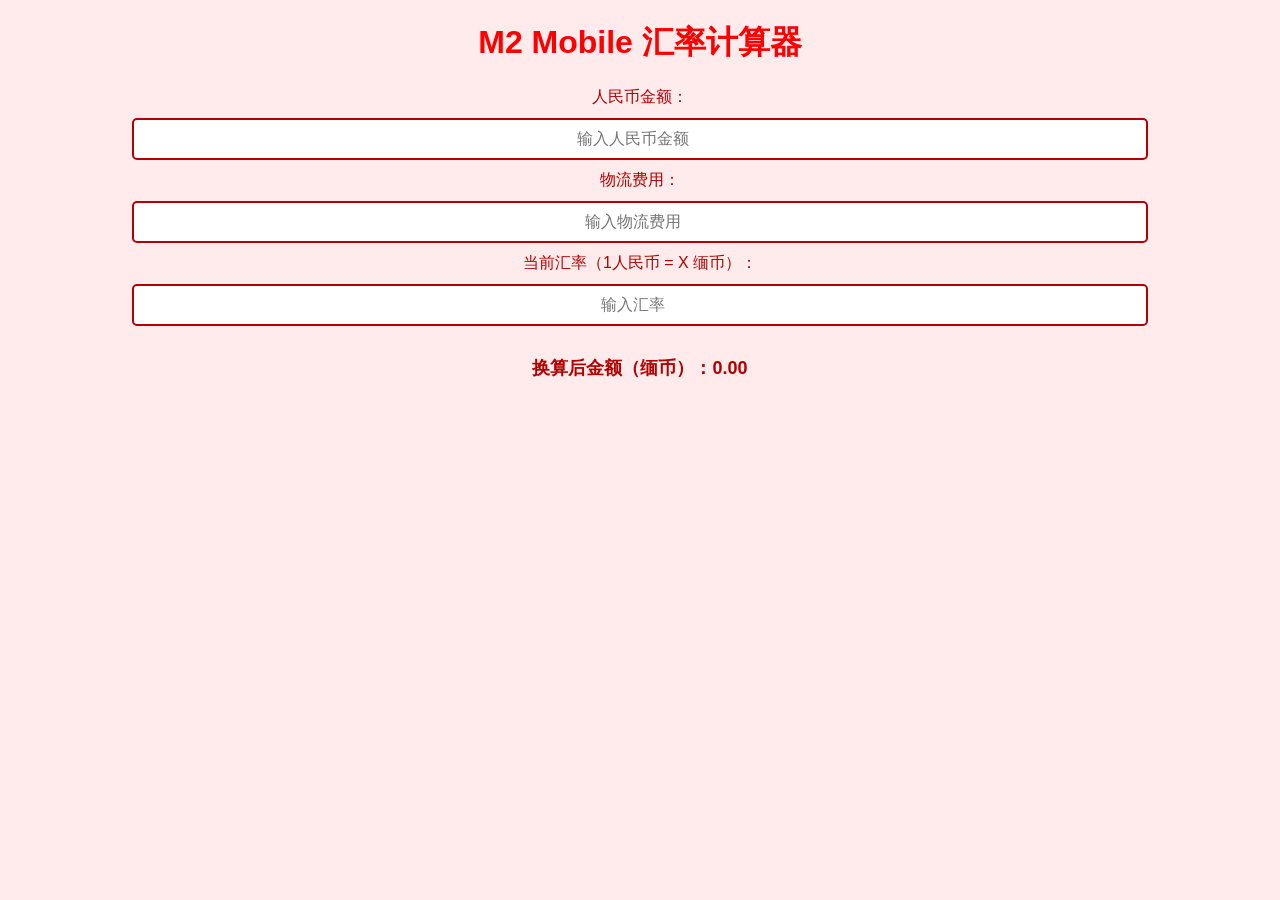
<file: index.html>
<!DOCTYPE html>
<html lang="zh">
<head>
    <meta charset="UTF-8">
    <meta name="viewport" content="width=device-width, initial-scale=1.0">
    <title>M2 Mobile 汇率计算器</title>
    <style>
        body {
            font-family: Arial, sans-serif;
            text-align: center;
            margin: 20px;
            background-color: #ffebeb;
            color: #b30000;
        }
        h1 {
            color: #ff0000;
        }
        input {
            margin: 10px;
            padding: 10px;
            font-size: 16px;
            border: 2px solid #b30000;
            border-radius: 5px;
            width: 80%;
            text-align: center;
        }
        .result {
            margin-top: 20px;
            font-size: 18px;
            font-weight: bold;
            color: #b30000;
        }
    </style>
</head>
<body>
    <h1>M2 Mobile 汇率计算器</h1>
    
    <label>人民币金额：</label><br>
    <input type="number" id="rmbAmount" placeholder="输入人民币金额" step="0.01" oninput="calculateExchange()"><br>
    
    <label>物流费用：</label><br>
    <input type="number" id="shippingCost" placeholder="输入物流费用" step="0.01" oninput="calculateExchange()"><br>
    
    <label>当前汇率（1人民币 = X 缅币）：</label><br>
    <input type="number" id="exchangeRate" placeholder="输入汇率" step="0.0001" oninput="calculateExchange()"><br>
    
    <div class="result" id="result">换算后金额（缅币）：0.00</div>

    <script>
        function calculateExchange() {
            let rmbAmount = parseFloat(document.getElementById("rmbAmount").value) || 0;
            let shippingCost = parseFloat(document.getElementById("shippingCost").value) || 0;
            let exchangeRate = parseFloat(document.getElementById("exchangeRate").value);

            if (isNaN(exchangeRate) || exchangeRate === 0) {
                document.getElementById("result").innerHTML = "换算后金额（缅币）：0.00";
                return;
            }

            let convertedAmount = ((rmbAmount + shippingCost) / exchangeRate).toFixed(2);

            document.getElementById("result").innerHTML = 
                `换算后金额（缅币）：${convertedAmount}`;
        }
    </script>
</body>
</html>
</file>
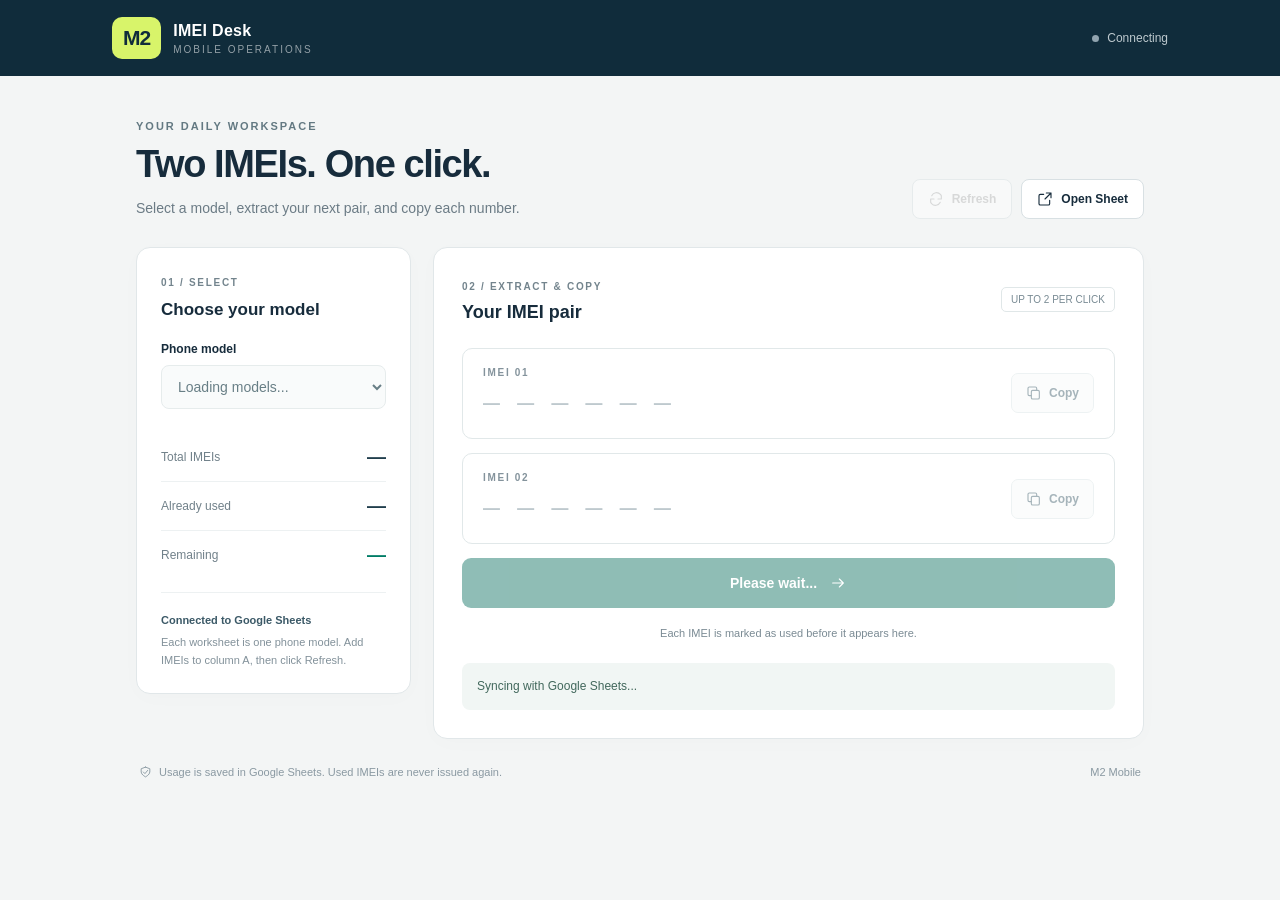
<file: imei/index.html>
<!doctype html>
<html lang="en" translate="no">
<head>
  <meta charset="utf-8">
  <meta name="viewport" content="width=device-width, initial-scale=1">
  <title>M2 IMEI Desk</title>
  <meta name="referrer" content="no-referrer">
  <meta name="robots" content="noindex,nofollow">
  <meta name="google" content="notranslate">
  <style>[hidden]{display:none!important}</style>
  <style>
    :root{font-family:Inter,Segoe UI,Arial,sans-serif;color:#172c3c;background:#f3f5f5;font-synthesis:none;color-scheme:light}
    *{box-sizing:border-box}body{margin:0}button,select,a{touch-action:manipulation}button,select{font:inherit}button,a{transition:background .15s,transform .15s}button{cursor:pointer}button:disabled{cursor:default;opacity:.45}a{color:inherit;text-decoration:none}button:focus-visible,a:focus-visible,select:focus-visible,input:focus-visible{outline:3px solid #50c4af;outline-offset:4px}
    .topbar{background:#102c3b;color:white;height:76px;display:flex;align-items:center;justify-content:space-between;padding:0 max(24px,calc((100vw - 1056px)/2))}.brand{display:flex;align-items:center;gap:12px}.mark{font-size:21px;font-weight:800;letter-spacing:-1px;background:#d8f46a;color:#102c3b;padding:9px 11px;border-radius:10px}.brand-name{font-weight:650;letter-spacing:.3px}.brand small{display:block;font-size:10px;letter-spacing:2px;opacity:.55;margin-top:4px}.connection{font-size:12px;color:#bdc9ce;display:flex;gap:8px;align-items:center}.dot{width:7px;height:7px;background:#91a4af;border-radius:50%}.connected .dot{background:#a8db73}
    main{max-width:1056px;margin:44px auto;padding:0 24px}.intro{display:flex;justify-content:space-between;align-items:flex-end;gap:20px;margin-bottom:28px}.eyebrow{text-transform:uppercase;font-size:11px;letter-spacing:2px;font-weight:700;color:#637982;margin-bottom:12px}h1{font-size:38px;letter-spacing:-1.4px;line-height:1.1;margin:0 0 12px;font-weight:650}.intro p{margin:0;color:#6b7b85;font-size:14px;line-height:1.5}.actions{display:flex;gap:9px;flex-shrink:0}.secondary{display:inline-flex;align-items:center;justify-content:center;gap:8px;border:1px solid #d8e0e3;background:#fff;border-radius:8px;padding:11px 15px;font-size:12px;font-weight:600}.secondary:hover{background:#eaf0ef}svg{width:16px;height:16px;fill:none;stroke:currentColor;stroke-width:1.7;stroke-linecap:round;stroke-linejoin:round}
    .layout{display:grid;grid-template-columns:275px 1fr;gap:22px;align-items:start}.card{background:#fff;border:1px solid #e1e7e9;border-radius:14px;box-shadow:0 4px 22px #12334404}.model-panel{padding:24px}.step{color:#73848d;font-size:10px;letter-spacing:1.7px;font-weight:700}.model-panel h2{font-size:17px;font-weight:650;margin:10px 0 22px}label{display:block;font-size:12px;font-weight:600;margin-bottom:9px}select{width:100%;padding:12px 30px 12px 12px;background:#f7f9f9;border:1px solid #d9e2e3;border-radius:8px;color:#193c47;font-size:14px}select:disabled{opacity:.65}.counts{margin-top:24px}.count-row{display:flex;justify-content:space-between;align-items:center;padding:13px 0;border-bottom:1px solid #edf1f2;font-size:12px;color:#71818a}.count-row strong{font-size:19px;font-weight:550;color:#203e4c;font-variant-numeric:tabular-nums}.count-row.remaining{border:0;padding-bottom:2px}.count-row.remaining strong{color:#007c66}.source-note{font-size:11px;color:#82919a;line-height:1.65;margin:24px 0 0;padding-top:18px;border-top:1px solid #edf1f2}.source-note span{display:block;color:#3b5967;font-weight:600;margin-bottom:4px}
    .workspace{padding:28px}.work-heading{display:flex;justify-content:space-between;align-items:center;gap:12px;margin-bottom:25px}.work-heading h2{font-size:18px;margin:8px 0 0;font-weight:650}.pair-count{font-size:10px;border:1px solid #e0e7e8;padding:6px 9px;border-radius:5px;color:#788a93;white-space:nowrap}.imei-row{border:1px solid #e1e8e9;border-radius:10px;padding:18px 20px;margin-bottom:14px;display:grid;grid-template-columns:1fr auto;gap:12px;align-items:center}.imei-row label{font-size:10px;letter-spacing:1.7px;color:#84939c;font-weight:600;margin-bottom:10px}.number{border:0;outline:0;background:none;color:#193949;width:100%;min-width:0;font:500 clamp(18px,2.3vw,28px)/1.15 Consolas,'Courier New',monospace;letter-spacing:.3px;padding:0}.number::placeholder{color:#bec9ce}.copy{border:1px solid #d9e3e5;color:#3b5b69;background:#f8faf9;border-radius:7px;padding:11px 14px;display:flex;align-items:center;gap:7px;font-size:12px;font-weight:600}.copy:hover:enabled{background:#e8f3ee}.extract{width:100%;margin-top:10px;border:0;border-radius:9px;background:#086e5d;color:white;font-weight:600;font-size:14px;padding:17px;display:flex;justify-content:center;align-items:center;gap:12px}.extract:hover:enabled{background:#045545}.extract:active:enabled{transform:translateY(1px)}.extract svg{width:18px}.result-note{min-height:18px;color:#7b8b94;font-size:11px;margin:17px 0 0;line-height:1.55;text-align:center}.status{font-size:12px;line-height:1.7;margin:20px 0 0;padding:13px 15px;background:#f1f6f4;color:#42685c;border-radius:8px}.status.error{background:#fff2eb;color:#9b452d}.status:empty{display:none}.details{font-size:11px;color:#9a6b22;line-height:1.6;margin:12px 0 0}.details:empty{display:none}.footer{display:flex;justify-content:space-between;gap:20px;color:#8a99a2;font-size:11px;margin:24px 3px;line-height:1.7}.footer span:first-child{display:flex;gap:7px;align-items:center}.footer svg{width:13px}.toast{position:fixed;bottom:24px;left:50%;transform:translateX(-50%);background:#102c3b;color:#fff;font-size:13px;padding:12px 20px;border-radius:9px;box-shadow:0 4px 20px #0002;z-index:2}.toast[hidden]{display:none}
    @media(max-width:760px){main{margin-top:28px;padding:0 18px}.topbar{padding:0 20px;height:68px}.intro{align-items:start;flex-direction:column;gap:18px}h1{font-size:32px}.layout{grid-template-columns:1fr;gap:16px}.model-panel{padding:20px}.model-panel h2{margin-bottom:16px}.counts{display:flex;gap:15px;margin-top:15px}.count-row{flex:1;flex-direction:column;align-items:start;gap:7px;border:0;padding:8px 0}.count-row strong{font-size:23px}.source-note{display:none}.workspace{padding:21px}.imei-row{padding:17px 14px}.number{font-size:clamp(17px,4.4vw,28px)}.copy{padding:10px}.copy svg{display:none}.footer{flex-direction:column;gap:5px}.brand small{display:none}.intro p{font-size:13px}}
  </style>
</head>
<body>
<header class="topbar"><div class="brand"><div class="mark">M2</div><div><div class="brand-name">IMEI Desk</div><small>MOBILE OPERATIONS</small></div></div><div class="connection" id="connection"><i class="dot"></i><span id="connectionText">Connecting</span></div></header>
<main>
  <div class="intro"><div><div class="eyebrow">Your daily workspace</div><h1>Two IMEIs. One click.</h1><p>Select a model, extract your next pair, and copy each number.</p></div><div class="actions"><button class="secondary" id="refresh" type="button"><svg viewBox="0 0 24 24"><path d="M20 7v5h-5M4 17v-5h5M5.6 7a8 8 0 0 1 13-2L20 7M4 17l1.4 2a8 8 0 0 0 13-2"/></svg>Refresh</button><a class="secondary" id="sheetLink" href="https://docs.google.com/spreadsheets/d/1RapHn7PRv57g4wyv-FmpnMlrDBq0DG2PlDJR0teFjVQ/edit" target="_blank" rel="noopener noreferrer"><svg viewBox="0 0 24 24"><path d="M14 3h7v7M21 3l-9 9M10 5H5a2 2 0 0 0-2 2v12a2 2 0 0 0 2 2h12a2 2 0 0 0 2-2v-5"/></svg>Open Sheet</a></div></div>
  <div class="layout">
    <aside class="card model-panel"><span class="step">01 / SELECT</span><h2>Choose your model</h2><label for="model">Phone model</label><select id="model" disabled><option>Loading models...</option></select><div class="counts"><div class="count-row"><span>Total IMEIs</span><strong id="total">—</strong></div><div class="count-row"><span>Already used</span><strong id="used">—</strong></div><div class="count-row remaining"><span>Remaining</span><strong id="remaining">—</strong></div></div><p class="source-note"><span>Connected to Google Sheets</span>Each worksheet is one phone model. Add IMEIs to column A, then click Refresh.</p></aside>
    <section class="card workspace"><div class="work-heading"><div><span class="step">02 / EXTRACT & COPY</span><h2>Your IMEI pair</h2></div><span class="pair-count">UP TO 2 PER CLICK</span></div>
      <div class="imei-row"><div><label for="imei1">IMEI 01</label><input class="number" id="imei1" readonly placeholder="— — — — — —" autocomplete="off" spellcheck="false"></div><button class="copy" id="copy1" type="button" aria-label="Copy IMEI 1" disabled><svg viewBox="0 0 24 24"><rect x="8" y="8" width="12" height="13" rx="2"/><path d="M16 8V5a2 2 0 0 0-2-2H5a2 2 0 0 0-2 2v9a2 2 0 0 0 2 2h3"/></svg><span>Copy</span></button></div>
      <div class="imei-row"><div><label for="imei2">IMEI 02</label><input class="number" id="imei2" readonly placeholder="— — — — — —" autocomplete="off" spellcheck="false"></div><button class="copy" id="copy2" type="button" aria-label="Copy IMEI 2" disabled><svg viewBox="0 0 24 24"><rect x="8" y="8" width="12" height="13" rx="2"/><path d="M16 8V5a2 2 0 0 0-2-2H5a2 2 0 0 0-2 2v9a2 2 0 0 0 2 2h3"/></svg><span>Copy</span></button></div>
      <button class="extract" id="extract" type="button" disabled><span id="extractText">Get next 2 IMEIs</span><svg viewBox="0 0 24 24"><path d="M4 12h16m-6-6 6 6-6 6"/></svg></button>
      <p class="result-note" id="resultNote">Each IMEI is marked as used before it appears here.</p><div class="status" id="status" role="status" aria-live="polite">Connecting to your IMEI pool...</div><p class="details" id="details"></p>
    </section>
  </div>
  <footer class="footer"><span><svg viewBox="0 0 24 24"><path d="m12 3 8 3v6c0 5-8 9-8 9s-8-4-8-9V6l8-3Z"/><path d="m8 12 3 3 5-6"/></svg>Usage is saved in Google Sheets. Used IMEIs are never issued again.</span><span id="checkedAt">M2 Mobile</span></footer>
</main><div class="toast" id="toast" role="status" hidden></div>
<script src="./service.js"></script>
<script>
(() => {
  'use strict';
  const $ = id => document.getElementById(id);
  const key = 'm2-imei-v1:';
  let models = [], current = null, busy = false, ready = false, pending = null, toastTimer;
  function read(name) { const value=localStorage.getItem(key+name); return value ? JSON.parse(value) : null; }
  function write(name, value) { localStorage.setItem(key+name, JSON.stringify(value)); }
  function rpc(method, ...args) { return window.imeiService.call(method,...args); }
  const connectButton=document.createElement('button');
  connectButton.type='button'; connectButton.className='secondary'; connectButton.textContent='Connect Google Sheets'; connectButton.hidden=true;
  $('status').after(connectButton);
  connectButton.addEventListener('click',async()=>{
    if(busy)return;
    busy=true;controls();connectButton.disabled=true;status('Sign in in the Google connection window, then return here.');
    try {await window.imeiService.connect();busy=false;await refresh();}
    catch(error){status(error.message,true);}
    finally{busy=false;connectButton.disabled=false;controls();}
  });
  window.addEventListener('imei-service-state',event=>{
    if(!event.detail.connected){ready=false;$('connection').classList.remove('connected');$('connectionText').textContent='Connecting';}
  });
  function status(text,error=false) { $('status').textContent=text; $('status').className='status'+(error?' error':''); }
  function controls() {
    $('model').disabled=busy || !ready || !!pending;
    $('refresh').disabled=busy;
    $('extract').disabled=busy || !ready || !current || (!pending && current.remaining===0);
    $('extractText').textContent=busy?'Please wait...':pending?'Retry previous request':current && current.remaining===0?'No IMEIs remaining':'Get next 2 IMEIs';
  }
  function stats(value) {
    current=value;
    $('total').textContent=value.total.toLocaleString(); $('used').textContent=value.used.toLocaleString(); $('remaining').textContent=value.remaining.toLocaleString();
    const notes=[];
    if(value.duplicates) notes.push(value.duplicates+' duplicate entries ignored.');
    if(value.invalid) notes.push(value.invalid+' invalid cells ignored. Use 15-digit IMEIs.');
    $('details').textContent=notes.join(' ');
    controls();
  }
  function showPair(result) {
    for (let i=1;i<=2;i++) { const number=result?.numbers[i-1]||''; $('imei'+i).value=number; $('copy'+i).disabled=!number; $('imei'+i).placeholder=result && !number?'No IMEI remaining':'— — — — — —'; }
    $('resultNote').textContent=result?.numbers.length ? (result.recovered?'Previous result · Already marked as used':'Saved to usage history')+' · '+new Date(result.at).toLocaleString('en-GB') : 'Each IMEI is marked as used before it appears here.';
  }
  function emptyMessage() { if(!current) return; status(current.total===0?'No IMEIs yet. Add numbers to this model in Google Sheets, then click Refresh.':current.remaining===0?'No IMEIs remaining for this model. Add new numbers to the sheet when available.':'Ready. Click Get next 2 IMEIs to continue.'); }
  async function selectModel(id) {
    $('model').value=id; write('selected',id); showPair(null);
    const last=read('last:'+id);
    const data=await rpc('getModelState',id,pending?.requestId || last?.requestId || '');
    stats(data.stats);
    if(data.result) {
      write('last:'+id,data.result); showPair(data.result);
      if(pending) { localStorage.removeItem(key+'pending'); pending=null; }
    }
    emptyMessage();
    if(pending) status('A previous request is unconfirmed. Click Retry previous request to safely recover it.',true);
  }
  async function refresh() {
    if(busy) return; busy=true; controls(); status('Syncing with Google Sheets...');
    try {
      write('storage-check',true); pending=read('pending');
      const data=await rpc('getDashboard'); models=data.models;
      $('model').replaceChildren(...models.map(m => new Option(m.name,m.id)));
      $('sheetLink').href=data.sheetUrl;
      ready=true; connectButton.hidden=true; $('connection').classList.add('connected'); $('connectionText').textContent='Connected';
      $('checkedAt').textContent='Updated '+new Date(data.checkedAt).toLocaleTimeString('en-GB',{hour:'2-digit',minute:'2-digit'});
      const selected=pending?.modelId || read('selected');
      const model=models.find(m => m.id===selected)||models[0];
      if(pending && !models.some(m => m.id===pending.modelId)) throw new Error('The model for an unfinished request is missing. Restore that worksheet to recover the result.');
      if(model) await selectModel(model.id);
      else { current=null; showPair(null); status('No models found. Add a worksheet named after your phone model, then click Refresh.'); }
    } catch(error) { ready=false; connectButton.hidden=false; $('connection').classList.remove('connected'); $('connectionText').textContent='Connection issue'; status(error.message,true); }
    finally { busy=false; controls(); }
  }
  async function extract() {
    if(busy || !ready || !current) return;
    busy=true; controls();
    try {
      pending=read('pending') || {modelId:current.id,requestId:crypto.randomUUID()};
      if(pending.modelId!==current.id) throw new Error('Another model has an unfinished request. Click Refresh to recover it.');
      write('pending',pending);
      status('Reserving your next IMEIs...');
      const result=await rpc('extractPair',pending.modelId,pending.requestId);
      write('last:'+pending.modelId,result);
      localStorage.removeItem(key+'pending'); pending=null;
      stats(result.stats); showPair(result);
      status(result.numbers.length===0?'No IMEIs remaining for this model.':result.numbers.length===1?'Last IMEI for this model. Only one number remained.':result.stats.remaining===0?'Final pair. No IMEIs remaining for this model.':'Your pair is ready. Copy each IMEI before getting the next pair.');
    } catch(error) { status(error.message+(pending?' Your request is saved. Retry to recover the same result.':''),true); }
    finally { busy=false; controls(); }
  }
  async function copy(index) {
    const input=$('imei'+index); if(!input.value) return;
    try { await navigator.clipboard.writeText(input.value); }
    catch(error) {
      input.focus(); input.select(); input.setSelectionRange(0,input.value.length);
      if(!document.execCommand('copy')) { status('Copy was blocked. The IMEI is selected. Press Ctrl+C or use your device copy menu.',true); return; }
    }
    const label=$('copy'+index).querySelector('span'); label.textContent='Copied'; setTimeout(()=>label.textContent='Copy',1500);
    $('toast').textContent='IMEI '+index+' copied'; $('toast').hidden=false; clearTimeout(toastTimer); toastTimer=setTimeout(()=>$('toast').hidden=true,2000);
  }
  $('model').addEventListener('change',async()=>{ if(busy)return;busy=true;controls();try{await selectModel($('model').value);}catch(error){ready=false;status(error.message,true);}finally{busy=false;controls();} });
  $('refresh').addEventListener('click',refresh); $('extract').addEventListener('click',extract);
  $('copy1').addEventListener('click',()=>copy(1)); $('copy2').addEventListener('click',()=>copy(2));
  window.addEventListener('online',()=>{if(!busy)refresh();});
  refresh();
})();
</script>
</body></html>
</file>
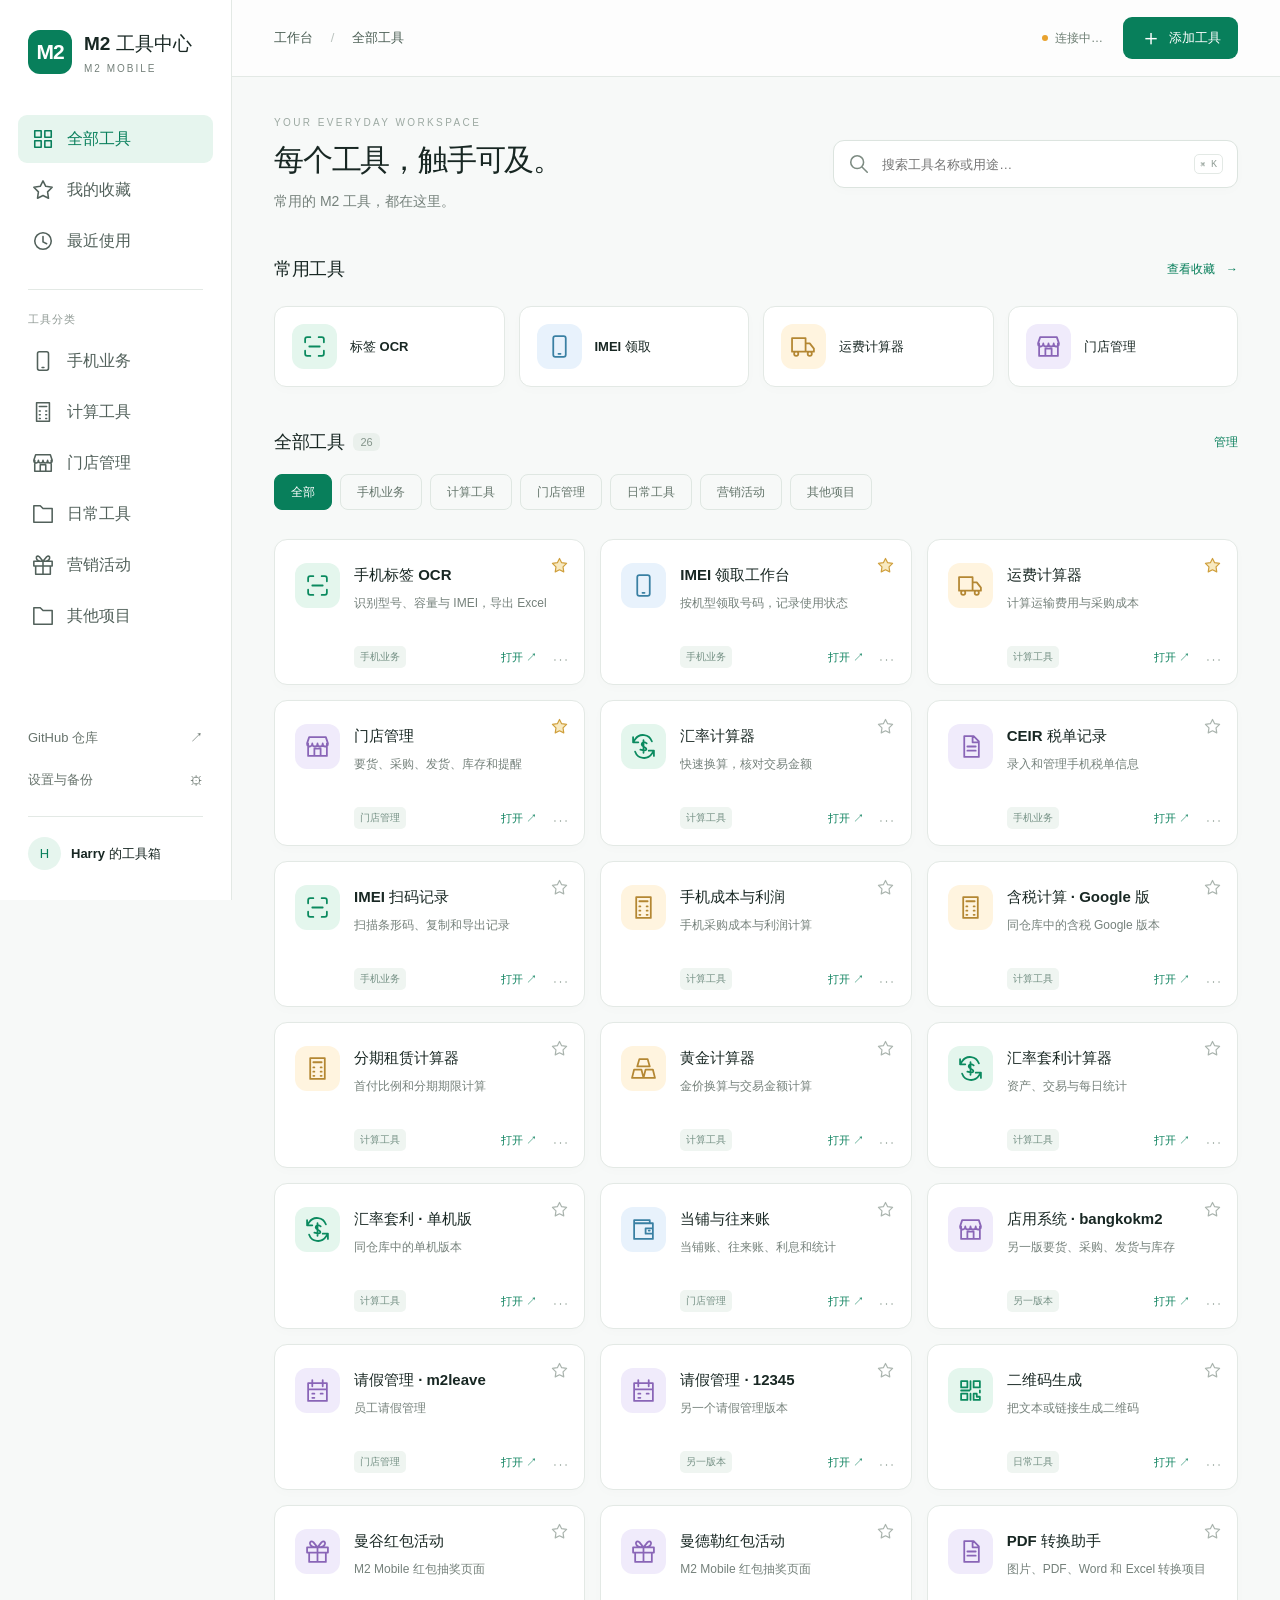
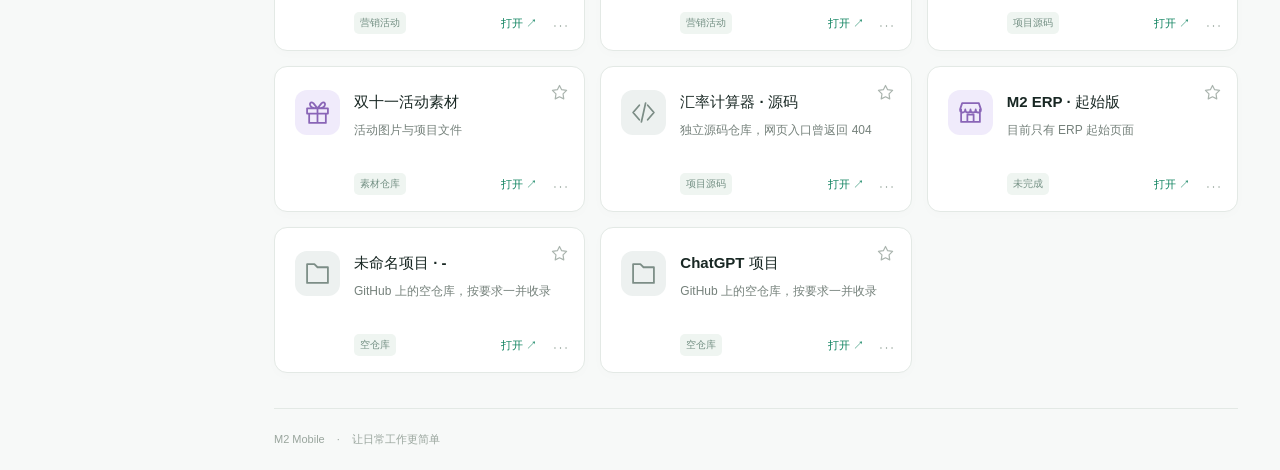
<file: tools/index.html>
<!doctype html>
<html lang="zh-CN">
<head>
  <meta charset="utf-8"><meta name="viewport" content="width=device-width,initial-scale=1,viewport-fit=cover">
  <meta name="theme-color" content="#087f5b"><meta name="description" content="M2 工具中心：统一管理手机业务、门店和日常网页工具。">
  <title>M2 工具中心</title><link rel="icon" href="icon.svg" type="image/svg+xml"><link rel="stylesheet" href="style.css?v=fd265342e547">
  <script defer src="seed.js?v=1c0633952cf5"></script><script defer src="core.js?v=3025d0f8aea0"></script><script defer src="config.js?v=41375ce46186"></script><script defer src="cloud.js?v=a21ac8c0cdcd"></script><script defer src="app.js?v=ec3ad2b78674"></script>
</head>
<body>
  <aside class="sidebar">
    <a class="brand" href="#"><span class="logo">M2</span><span><strong>M2 工具中心</strong><small>M2 MOBILE</small></span></a>
    <nav id="desktop-nav" aria-label="主导航"></nav>
    <div class="side-foot"><a href="https://github.com/harry6937" target="_blank" rel="noopener noreferrer">GitHub 仓库 <span>↗</span></a><button class="plain settings-trigger">设置与备份 <span>⚙</span></button><div class="profile"><span class="avatar">H</span><strong>Harry 的工具箱</strong></div></div>
  </aside>
  <main>
    <header class="topbar"><span class="breadcrumb">工作台 <span>/</span> 全部工具</span><a class="mobile-brand" href="#"><span class="logo">M2</span><strong>M2 工具中心</strong></a><div class="top-actions"><button id="cloud-button" class="sync-pill" title="云端同步"><span class="sync-dot"></span><span id="cloud-label">本机保存</span></button><button id="add-button" class="primary add-button"><span>＋</span><span class="add-label">添加工具</span></button><button class="icon-button settings-trigger mobile-settings" aria-label="设置与备份">⚙</button></div></header>
    <div class="content">
      <section class="intro"><div><p class="eyebrow">YOUR EVERYDAY WORKSPACE</p><h1>每个工具，触手可及。</h1><p class="subtitle">常用的 M2 工具，都在这里。</p></div><div class="search-box"><span id="search-icon"></span><input id="search" type="search" placeholder="搜索工具名称或用途…" aria-label="搜索工具"><kbd>⌘ K</kbd></div></section>
      <section id="favorites-section"><div class="section-head"><h2>常用工具</h2><button class="text-button" id="show-favorites">查看收藏 <span>→</span></button></div><div id="quick-tools" class="quick-tools"></div></section>
      <section><div class="section-head catalog-head"><div class="heading-count"><h2 id="list-title">全部工具</h2><span id="tool-count" class="count"></span></div><button id="manage-button" class="text-button">管理</button></div><div id="filters" class="filters" aria-label="筛选分类"></div><div id="manage-note" class="notice" hidden>可编辑、排序、隐藏或移入回收站。删除入口不会删除原网页或 GitHub 仓库。</div><div id="tools-grid" class="tools-grid"></div><div id="empty-state" class="empty-state" hidden><div>⌕</div><h3>这里暂时没有工具</h3><p id="empty-text">换个关键词试试，或添加一个新工具。</p><button class="primary" id="empty-add">＋ 添加工具</button></div></section>
      <footer>M2 Mobile <span>·</span> 让日常工作更简单</footer>
    </div>
  </main>
  <nav class="bottom-nav" aria-label="手机导航"></nav>
  <dialog id="editor"><form id="edit-form"><div class="dialog-head"><h2 id="editor-title">添加工具</h2><button type="button" class="icon-button" data-close="editor" aria-label="关闭编辑">×</button></div><input type="hidden" id="edit-id"><label>工具名称<input id="edit-name" required maxlength="60" placeholder="例如：手机标签 OCR"></label><label>打开网址<input id="edit-url" type="url" required maxlength="2000" placeholder="https://…"><small>支持 https:// 或 http:// 网页地址</small></label><div class="form-row"><label>分类<input id="edit-category" required maxlength="24" list="category-options" placeholder="选择或输入新分类"><datalist id="category-options"></datalist></label><label>图标<select id="edit-icon"></select></label></div><label>用途说明<input id="edit-description" maxlength="120" placeholder="用一句话介绍这个工具"></label><div class="form-row"><label>标签<input id="edit-status" maxlength="20" placeholder="例如：网页、测试版"></label><label class="check-label"><input id="edit-favorite" type="checkbox">加入收藏</label></div><p id="edit-error" class="form-error" role="alert"></p><div class="dialog-actions"><button type="button" class="secondary" data-close="editor">取消</button><button type="submit" class="primary">保存工具</button></div></form></dialog>
  <dialog id="settings"><div class="dialog-head"><h2>设置与备份</h2><button class="icon-button" data-close="settings" aria-label="关闭设置">×</button></div><div class="setting-group"><h3>云端同步</h3><p id="cloud-description">连接你的 Google 账号，跨设备同步工具清单、分类和收藏。</p><button id="connect-cloud" class="primary">连接 Google 云端</button><button id="sync-now" class="secondary">立即同步</button><p class="muted" id="cloud-detail"></p></div><div class="setting-group"><h3>打开方式</h3><label class="inline-label">点击工具时<select id="open-mode"><option value="auto">自动：手机当前页，电脑新标签页</option><option value="same">当前页面打开</option><option value="new">新标签页打开</option></select></label></div><div class="setting-group"><h3>分类管理</h3><div id="category-manager"></div><form id="add-category-form" class="inline-form"><input id="new-category" required maxlength="24" placeholder="新分类名称" aria-label="新分类名称"><button class="secondary" type="submit">添加</button></form></div><div class="setting-group"><h3>备份与恢复</h3><p>备份包含工具清单和收藏，不包含各工具内部的数据。</p><div class="button-row"><button id="export-button" class="secondary">导出备份</button><label class="secondary import-button">导入备份<input id="import-file" type="file" accept="application/json,.json" hidden></label><button id="trash-button" class="secondary">回收站</button></div><details class="paste-backup"><summary>粘贴备份内容</summary><label>备份 JSON<textarea id="backup-text" rows="5" placeholder="将导出的 JSON 内容粘贴到这里"></textarea></label><button id="import-text-button" class="secondary">导入粘贴的备份</button></details></div></dialog>
  <dialog id="confirm-dialog"><div class="dialog-head"><h2 id="confirm-title">确认操作</h2></div><p id="confirm-text"></p><div class="dialog-actions"><button id="confirm-no" class="secondary">取消</button><button id="confirm-yes" class="primary">确定</button></div></dialog>
  <dialog id="conflict-dialog"><div class="dialog-head"><h2>两台设备都有修改</h2></div><p id="conflict-text"></p><p>两份清单都已保留在本机。请选择要继续使用的版本，或先导出本机备份。</p><div class="button-row"><button id="conflict-export" class="secondary">导出本机备份</button><button id="use-remote" class="secondary">使用云端版本</button><button id="use-local" class="primary">用本机版本更新云端</button></div></dialog>
  <div id="toast" role="status" aria-live="polite"></div>
</body></html>
</file>
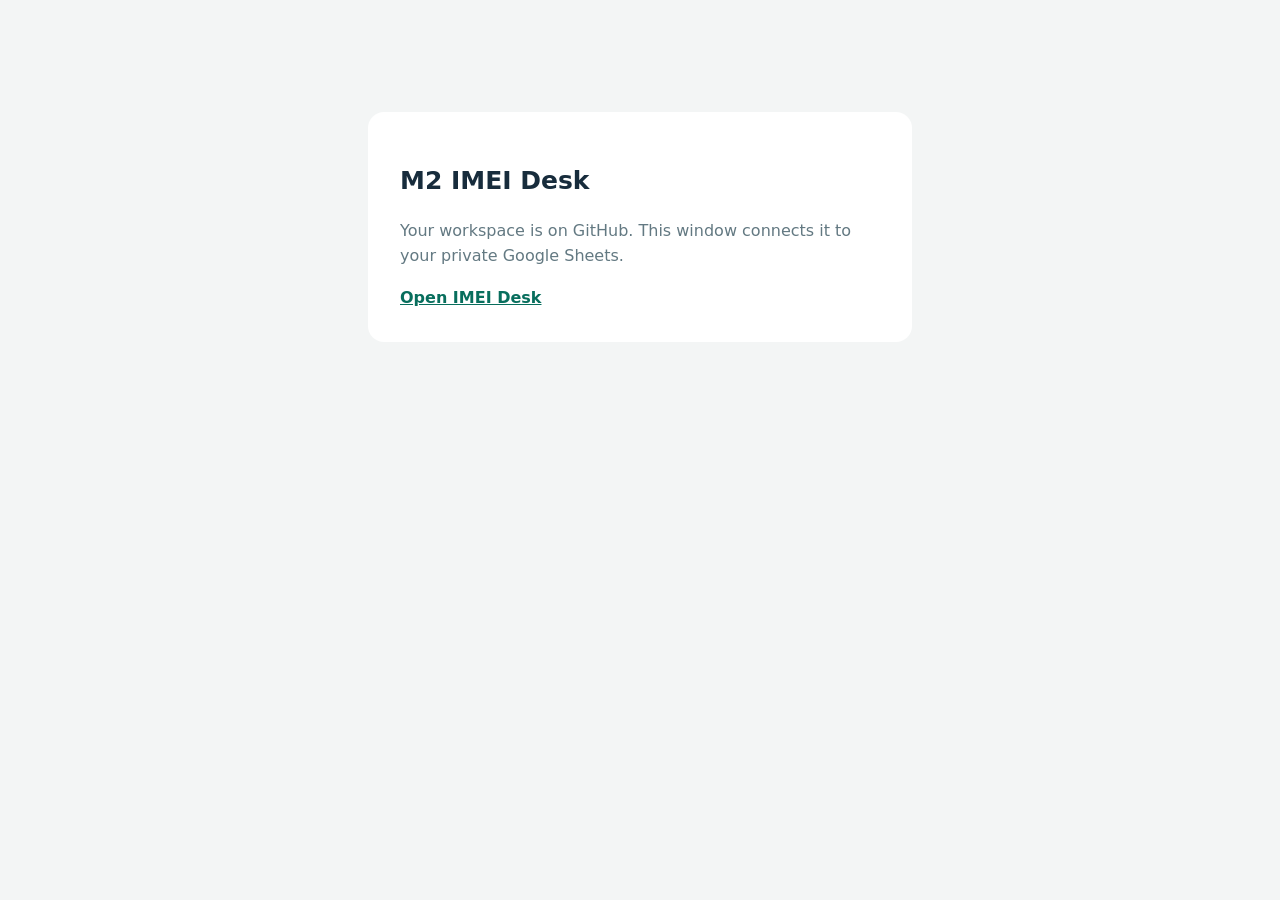
<file: imei/apps-script/Bridge.html>
<!doctype html>
<html lang="en"><head><meta charset="utf-8"><meta name="viewport" content="width=device-width,initial-scale=1"><title>M2 IMEI Desk · Google Sheets</title>
<style>body{font:16px/1.6 system-ui,sans-serif;background:#f3f5f5;color:#172c3c;margin:0;padding:40px}main{max-width:480px;margin:8vh auto;background:white;padding:32px;border-radius:16px}h1{font-size:25px}p{color:#637982}a{color:#086e5d;font-weight:600}</style></head>
<body><main><h1>M2 IMEI Desk</h1><p id="state">Your workspace is on GitHub. This window connects it to your private Google Sheets.</p><a href="https://harry6937.github.io/imei/" target="_blank" rel="noopener noreferrer">Open IMEI Desk</a></main>
<script>
(() => {
  'use strict';
  const config = __BRIDGE_CONFIG__;
  const protocol = 'm2-imei-bridge-v2';
  const host = config.mode === 'popup' ? window.top.opener : window.top;
  if (!config.channel || !host || host === window) return;
  const reply = payload => host.postMessage({protocol,channel:config.channel,...payload},config.origin);
  const inflight = new Set();
  let connected = false;
  const announce = () => { if(!connected) reply({type:'ready'}); };
  const announceTimer = setInterval(announce,1000);
  window.addEventListener('message',event => {
    const message = event.data;
    if (event.origin !== config.origin || event.source !== host || !message || message.protocol !== protocol || message.channel !== config.channel) return;
    if(message.type === 'connect') {
      connected = true; clearInterval(announceTimer);
      document.getElementById('state').textContent = 'Connected. Return to your GitHub workspace. Keep this connection window open while using the desk.';
      reply({type:'connected'}); return;
    }
    if(!connected || message.type !== 'call' || !/^[a-f0-9-]{36}$/.test(String(message.id)) || inflight.has(message.id)) return;
    const method = message.method, args = message.args;
    const lengths = {getDashboard:0,getModelState:2,extractPair:2};
    if(!Object.prototype.hasOwnProperty.call(lengths,method) || !Array.isArray(args) || args.length !== lengths[method] || args.some(v => typeof v !== 'string' || v.length > 100)) return;
    inflight.add(message.id);
    const done = payload => { inflight.delete(message.id); reply({type:'result',id:message.id,...payload}); };
    const runner = google.script.run.withSuccessHandler(data => done({data})).withFailureHandler(error => done({error:error.message || 'Google Sheets could not complete this request.'}));
    if(method === 'getDashboard') runner.getDashboard();
    else if(method === 'getModelState') runner.getModelState(args[0],args[1]);
    else runner.extractPair(args[0],args[1]);
  });
  announce();
})();
</script></body></html>
</file>
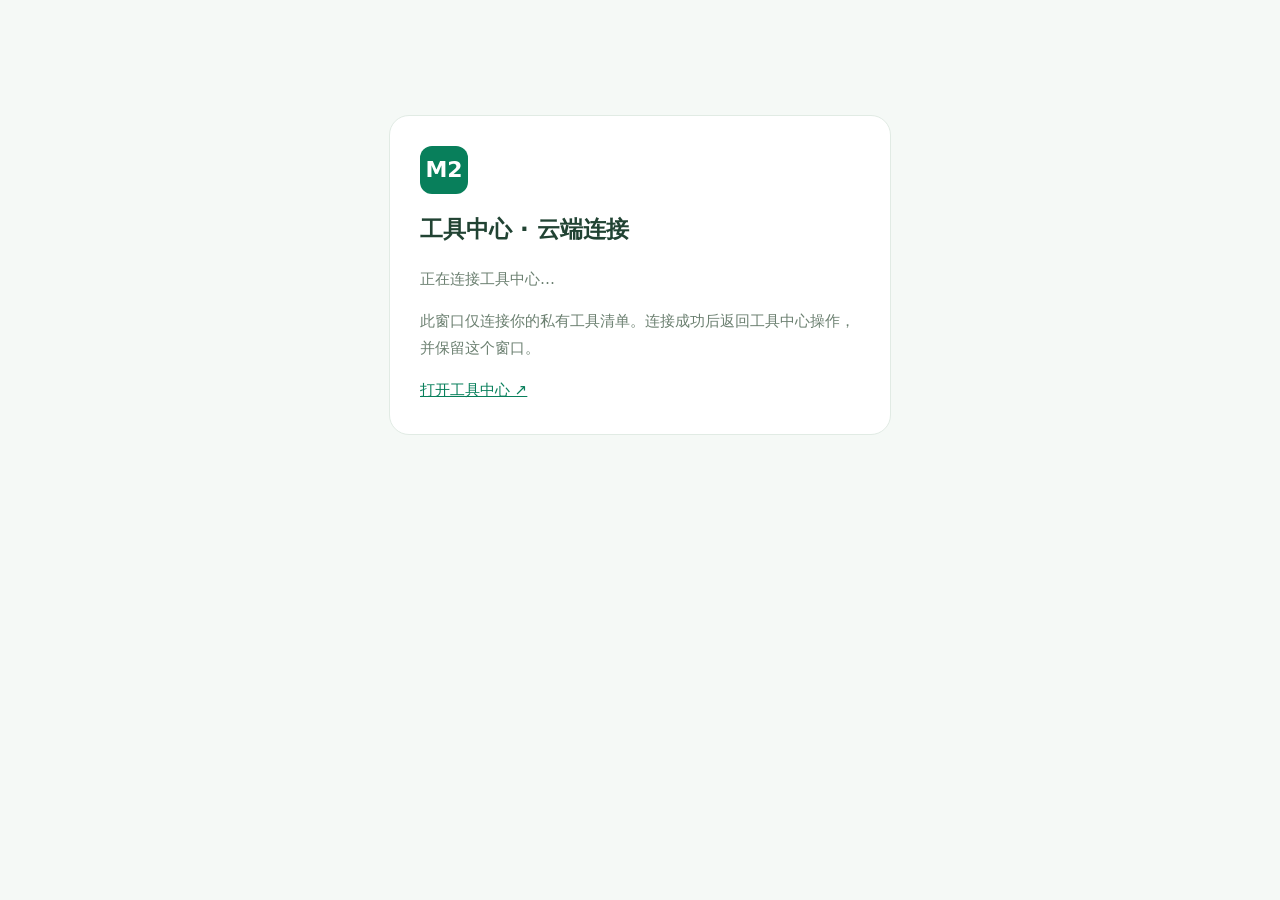
<file: tools/apps-script/Bridge.html>
<!doctype html><html lang="zh-CN"><head><meta charset="utf-8"><meta name="viewport" content="width=device-width,initial-scale=1"><title>M2 云端连接</title><style>body{background:#f5f9f6;font:15px/1.8 system-ui,sans-serif;color:#214333;margin:0;padding:25px}main{max-width:440px;margin:10vh auto;background:white;padding:30px;border-radius:20px;border:1px solid #e1ebe4}.logo{display:inline-grid;place-items:center;width:48px;height:48px;background:#087f5b;color:white;border-radius:12px;font-size:22px;font-weight:bold}h1{font-size:23px}p{color:#6c8071}a{color:#087f5b}</style></head><body><main><div class="logo">M2</div><h1>工具中心 · 云端连接</h1><p id="state">正在连接工具中心…</p><p>此窗口仅连接你的私有工具清单。连接成功后返回工具中心操作，并保留这个窗口。</p><a href="https://harry6937.github.io/tools/" target="_blank" rel="noopener noreferrer">打开工具中心 ↗</a></main><script>
(()=>{'use strict';const config=__BRIDGE_CONFIG__;let host;try{host=config.mode==='popup'?window.top.opener:window.top}catch{}if(!host||host===window||!config.channel){document.getElementById('state').textContent='请从工具中心点击“连接 Google 云端”打开。';return}
const reply=payload=>host.postMessage({namespace:'m2-hub',channel:config.channel,...payload},config.origin);let connected=false;const inflight=new Set();const announce=()=>{if(!connected)reply({type:'ready'})};const timer=setInterval(announce,1000);
window.addEventListener('message',event=>{const m=event.data;if(event.origin!==config.origin||event.source!==host||!m||m.namespace!=='m2-hub'||m.channel!==config.channel)return;if(m.type==='ack'){connected=true;clearInterval(timer);document.getElementById('state').textContent='已连接。请返回工具中心，保留本窗口。';return}if(!connected||m.type!=='request'||!/^[-a-f0-9]{36}$/.test(m.id)||inflight.has(m.id)||!['read','save'].includes(m.method))return;inflight.add(m.id);const done=value=>{inflight.delete(m.id);reply({type:'result',id:m.id,...value})};const runner=google.script.run.withSuccessHandler(result=>done({result})).withFailureHandler(err=>done({error:err.message||'Google 同步未完成'}));if(m.method==='read')runner.hubRead();else runner.hubSave(m.payload)});announce();})();
</script></body></html>
</file>
<file: tools/style.css>
:root{--bg:#f7f9f8;--surface:#fff;--ink:#182723;--muted:#75817b;--line:#e3e9e5;--green:#087f5b;--pale:#e6f5ee;--shadow:0 3px 12px #19382a04;font-family:-apple-system,BlinkMacSystemFont,"Segoe UI","PingFang SC","Microsoft YaHei",sans-serif;color:var(--ink);background:var(--bg);font-synthesis:none}*{box-sizing:border-box}body{margin:0}button,input,select{font:inherit}button,a,input,select{-webkit-tap-highlight-color:transparent}button,a{touch-action:manipulation}button{cursor:pointer}button:disabled{opacity:.5;cursor:wait}a{color:inherit;text-decoration:none}button{border:0}svg{width:22px;height:22px;fill:none;stroke:currentColor;stroke-width:1.7;stroke-linecap:round;stroke-linejoin:round;flex-shrink:0}[hidden]{display:none!important}:focus-visible{outline:3px solid #2eab84;outline-offset:3px}.sidebar{position:fixed;inset:0 auto 0 0;width:232px;background:#fff;border-right:1px solid var(--line);padding:30px 18px;display:flex;flex-direction:column;z-index:5}.brand,.mobile-brand{display:flex;align-items:center;gap:12px}.brand{margin:0 10px 38px}.logo{width:44px;height:44px;display:grid;place-items:center;border-radius:12px;background:var(--green);color:#fff;font-size:21px;font-weight:750;letter-spacing:-1px;flex-shrink:0}.brand strong{font-size:19px;white-space:nowrap}.brand small{display:block;color:var(--muted);font-size:10px;letter-spacing:2px;margin-top:6px}nav button{display:flex;align-items:center;gap:13px;background:transparent;width:100%;padding:13px 14px;margin:3px 0;min-height:46px;border-radius:9px;color:#52615b;text-align:left}nav button.active{background:var(--pale);color:var(--green);font-weight:650}.nav-caption{font-size:11px;letter-spacing:1px;color:#909a95;border-top:1px solid var(--line);margin:24px 10px 10px;padding-top:22px}.side-foot{margin-top:auto;padding:24px 10px 0}.side-foot>a,.plain{display:flex;justify-content:space-between;align-items:center;width:100%;background:none;padding:12px 0;color:#69756e;font-size:13px}.profile{border-top:1px solid var(--line);margin-top:15px;padding-top:20px;display:flex;align-items:center;gap:10px;font-size:13px}.avatar{border-radius:50%;background:var(--pale);color:var(--green);height:33px;width:33px;display:grid;place-items:center}main{margin-left:232px}.topbar{height:77px;border-bottom:1px solid var(--line);background:#ffffffb8;display:flex;align-items:center;justify-content:space-between;padding:0 42px;gap:16px}.breadcrumb{font-size:13px;color:#4c5f55}.breadcrumb span{padding:0 14px;color:#bbc3bf}.top-actions{display:flex;align-items:center;gap:12px}.primary,.secondary{display:inline-flex;justify-content:center;align-items:center;gap:7px;min-height:42px;padding:10px 17px;border-radius:9px;font-size:13px;font-weight:600}.primary{background:var(--green);color:white}.primary:hover{background:#076b4c}.secondary{border:1px solid var(--line);background:white;color:#46574f}.secondary:hover{background:var(--bg)}.add-button>span:first-child{font-size:22px;font-weight:400;line-height:1}.sync-pill{display:flex;gap:7px;align-items:center;background:transparent;color:#6c7d72;font-size:12px;min-height:44px;padding:8px}.sync-dot{height:6px;width:6px;background:#adb7b1;border-radius:50%}.sync-pill.connected .sync-dot{background:#19a46d}.sync-pill.pending .sync-dot{background:#e8a22e}.sync-pill.error .sync-dot{background:#d66d52}.mobile-brand,.topbar .mobile-settings,.bottom-nav{display:none}.content{max-width:1470px;padding:40px 42px 0;margin:auto}.intro{display:flex;align-items:center;justify-content:space-between;gap:32px;margin-bottom:38px}.eyebrow{font-size:10px;letter-spacing:2.4px;color:#9ca9a2;margin:0 0 12px}h1{font-size:30px;letter-spacing:-1.2px;margin:0 0 12px;font-weight:690}.subtitle{font-size:14px;color:var(--muted);margin:0}.search-box{border:1px solid #dce4df;border-radius:11px;background:white;display:flex;align-items:center;gap:10px;padding:0 14px;height:48px;min-width:240px;width:42%;box-shadow:var(--shadow);color:#7d8b82}.search-box>span{display:flex}.search-box input{border:0;background:transparent;outline:none;width:100%;font-size:13px;min-width:0;color:var(--ink)}kbd{white-space:nowrap;border:1px solid var(--line);border-radius:5px;font-size:10px;padding:3px 5px;color:#94a099}.section-head{display:flex;justify-content:space-between;align-items:center;gap:12px;margin-bottom:17px}h2{font-size:18px;letter-spacing:-.4px;margin:0;font-weight:650}.text-button{background:transparent;color:var(--green);font-size:12px;min-height:40px;padding:5px 0 5px 10px}.text-button span{margin-left:8px}.quick-tools{display:grid;grid-template-columns:repeat(4,minmax(0,1fr));gap:14px;margin-bottom:35px}.quick-card{background:white;border:1px solid var(--line);padding:17px;display:flex;align-items:center;gap:13px;border-radius:12px;box-shadow:var(--shadow);font-size:13px;font-weight:600;min-width:0}.quick-card>span:last-child{overflow:hidden;text-overflow:ellipsis;white-space:nowrap}.tool-icon{width:45px;height:45px;border-radius:12px;display:grid;place-items:center;background:#e4f6ed;color:#0b8a5f;flex-shrink:0}.tool-icon svg{width:25px;height:25px}.tool-icon.blue{background:#e8f2fc;color:#3a80a3}.tool-icon.amber{background:#fff4df;color:#b48733}.tool-icon.purple{background:#f0ebfb;color:#8965b7}.tool-icon.gray{background:#edf1f0;color:#7c8d86}.heading-count{display:flex;align-items:center;gap:9px}.count{font-size:11px;background:#eaf0ec;color:#84948b;padding:3px 7px;border-radius:6px}.catalog-head{margin-bottom:9px}.filters{display:flex;gap:8px;overflow-x:auto;scrollbar-width:none;margin-bottom:22px;padding:3px 0 7px}.filters::-webkit-scrollbar{display:none}.filter{background:transparent;border:1px solid #dfe7e2;color:#64756b;border-radius:8px;white-space:nowrap;font-size:12px;padding:8px 16px;min-height:36px}.filter.active{color:white;background:var(--green);border-color:var(--green)}.tools-grid{display:grid;grid-template-columns:repeat(3,minmax(0,1fr));gap:15px}.tool-card{background:#fff;border:1px solid var(--line);border-radius:13px;position:relative;min-width:0;box-shadow:var(--shadow);transition:border-color .15s,transform .15s}.tool-card:hover{border-color:#bdcec4;transform:translateY(-1px)}.card-main{display:flex;gap:14px;align-items:flex-start;padding:23px 20px 46px;min-height:144px}.card-copy{min-width:0}.tool-card h3{font-size:15px;margin:2px 24px 8px 0;line-height:1.35;font-weight:640;overflow-wrap:anywhere}.tool-card p{font-size:12px;line-height:1.7;color:var(--muted);margin:0;display:-webkit-box;-webkit-line-clamp:2;-webkit-box-orient:vertical;overflow:hidden}.favorite-button{position:absolute;right:7px;top:7px;background:none;color:#aab4ae;display:grid;place-items:center;width:36px;height:36px;border-radius:8px;z-index:1}.favorite-button svg{width:17px;height:17px}.favorite-button.selected{color:#cf9f3c}.favorite-button.selected svg{fill:#f8eac1}.card-bottom{position:absolute;left:79px;right:17px;bottom:16px;display:flex;align-items:center;justify-content:space-between;gap:5px;pointer-events:none}.category-tag{border-radius:5px;background:#eff5f1;color:#749084;font-size:10px;padding:4px 6px;white-space:nowrap;max-width:75%;overflow:hidden;text-overflow:ellipsis}.open-label{font-size:11px;color:var(--green);white-space:nowrap}.card-menu{position:absolute;bottom:6px;right:5px;background:transparent;width:38px;height:37px;color:#84958a;display:grid;place-items:center;z-index:1}.card-menu svg{width:19px}.card-bottom .open-label{margin-right:30px}.management{border-top:1px solid var(--line);display:flex;flex-wrap:wrap;gap:4px;padding:7px}.management button{background:#f5f8f6;color:#567361;font-size:11px;padding:7px 8px;border-radius:5px;min-height:33px}.tool-card.managing .card-bottom{bottom:61px}.notice{padding:12px 15px;border-radius:8px;background:#edf4ef;color:#587461;font-size:12px;line-height:1.6;margin-bottom:18px}footer{border-top:1px solid var(--line);margin:35px 0 0;padding:23px 0;font-size:11px;color:#9aa69e}footer span{padding:0 9px}.empty-state{text-align:center;padding:55px 12px;color:var(--muted)}.empty-state>div{font-size:50px;color:#a7beb0}.empty-state h3{font-size:17px;color:#4c6757}.empty-state p{font-size:13px;line-height:1.7}.empty-state .primary{margin-top:15px}.icon-button{display:grid;place-items:center;width:40px;height:40px;background:transparent;border-radius:9px;color:#6d7e73;font-size:25px}.icon-button:hover{background:#eff5f1}dialog{background:white;color:var(--ink);width:min(540px,calc(100% - 30px));max-height:90dvh;border:1px solid var(--line);border-radius:18px;box-shadow:0 24px 90px #16342230;padding:25px;overflow:auto}dialog::backdrop{background:#172f2360;backdrop-filter:blur(4px)}.dialog-head{display:flex;justify-content:space-between;align-items:center;margin-bottom:22px}.dialog-head h2{font-size:20px}label{display:block;font-size:12px;font-weight:600;color:#5b7062;margin-bottom:17px}label input:not([type=checkbox]),label select,.inline-form input,.category-row input{display:block;width:100%;border:1px solid #dbe5de;border-radius:9px;background:#fff;padding:11px 12px;margin-top:7px;font-size:14px;color:var(--ink);min-height:44px}label small{display:block;font-size:11px;font-weight:400;margin-top:6px;color:#94a298}.form-row{display:grid;grid-template-columns:1fr 1fr;gap:14px}.check-label{display:flex;align-items:center;gap:8px;padding-top:21px}.check-label input{accent-color:var(--green);width:17px;height:17px}.dialog-actions{display:flex;justify-content:flex-end;gap:10px;margin-top:24px}.form-error{font-size:12px;color:#b84a36;line-height:1.6}.setting-group{border-bottom:1px solid var(--line);padding:0 0 22px;margin-bottom:22px}.setting-group:last-child{border:0;margin:0;padding:0}h3{font-size:14px}.setting-group>p,dialog>p{color:var(--muted);font-size:12px;line-height:1.8}.muted{color:var(--muted);font-size:11px!important;overflow-wrap:anywhere}.button-row{display:flex;gap:8px;flex-wrap:wrap}.import-button{margin:0;cursor:pointer}.inline-form{display:flex;gap:8px}.inline-form input{margin:0;min-width:0}.category-row{display:flex;align-items:center;gap:6px;margin-bottom:8px}.category-row input{margin:0;font-size:12px;min-width:0}.category-row button{font-size:11px;white-space:nowrap;min-height:40px;padding:7px 9px}#toast{position:fixed;bottom:26px;left:calc(50% + 116px);transform:translateX(-50%) translateY(20px);max-width:80%;background:#203f30;color:white;padding:12px 19px;border-radius:11px;font-size:13px;box-shadow:0 8px 30px #10291b25;opacity:0;pointer-events:none;transition:.2s;z-index:99;line-height:1.5}#toast.visible{opacity:1;transform:translateX(-50%) translateY(0)}
@media(min-width:1500px){.content{padding-top:50px}.tools-grid{grid-template-columns:repeat(4,minmax(0,1fr))}}
@media(max-width:1150px) and (min-width:761px){.sidebar{width:196px;padding:26px 12px}.brand{margin-left:5px;gap:8px}.brand strong{font-size:16px}.brand .logo{width:35px;height:35px;font-size:18px}main{margin-left:196px}.topbar{padding:0 25px}.content{padding:30px 25px 0}.intro{display:block}.search-box{width:100%;margin-top:22px}.tools-grid{grid-template-columns:repeat(2,minmax(0,1fr))}.quick-card{padding:12px 8px;gap:8px;font-size:11px}.quick-card .tool-icon{width:32px;height:32px;border-radius:9px}.quick-card svg{width:21px}#toast{left:calc(50% + 98px)}}
@media(max-width:760px){:root{background:#fafcfb}.sidebar,.breadcrumb,.eyebrow,.intro h1,.add-label,.search-box kbd{display:none}main{margin:0}.topbar{height:auto;min-height:81px;align-items:center;border:0;padding:20px 19px 10px;gap:6px;background:transparent}.mobile-brand{display:flex;gap:9px;white-space:nowrap}.mobile-brand .logo{width:35px;height:35px;border-radius:10px;font-size:18px}.mobile-brand strong{font-size:19px;letter-spacing:-.6px}.top-actions{gap:2px}.sync-pill{padding:3px 6px;min-height:42px;max-width:95px;font-size:10px;gap:4px}#cloud-label{max-width:65px;white-space:nowrap;overflow:hidden;text-overflow:ellipsis}.sync-dot{flex-shrink:0}.add-button{padding:0;min-height:36px;width:36px;height:36px;border-radius:10px}.add-button>span:first-child{font-size:24px}.topbar .mobile-settings{display:grid;width:32px;height:36px;font-size:19px}.content{padding:0 19px 85px}.intro{display:block;margin:0 0 23px}.subtitle{font-size:12px;margin:0 0 20px;color:#8a978f}.search-box{width:100%;height:46px;min-width:0;border-radius:12px;padding:0 13px;box-shadow:none;background:#fff}.search-box input{font-size:14px}.section-head{margin-bottom:13px}h2{font-size:17px}.text-button{font-size:11px}.quick-tools{gap:10px;margin-bottom:25px}.quick-card{background:none;border:0;box-shadow:none;display:flex;flex-direction:column;gap:9px;padding:0;font-size:11px;font-weight:550;text-align:center}.quick-card .tool-icon{width:51px;height:51px;border-radius:15px}.quick-card .tool-icon svg{width:28px;height:28px}.quick-card>span:last-child{max-width:100%}.catalog-head{margin-bottom:5px}.filters{gap:7px;margin-right:-19px;padding-right:19px;margin-bottom:13px}.filter{border-radius:20px;min-height:35px;font-size:12px;padding:7px 15px}.tools-grid{grid-template-columns:repeat(2,minmax(0,1fr));gap:11px}.card-main{display:block;min-height:171px;padding:15px 13px 48px}.card-main .tool-icon{width:37px;height:37px;border-radius:11px;margin-bottom:12px}.card-main .tool-icon svg{width:23px;height:23px}.tool-card h3{font-size:14px;margin:0 0 6px;line-height:1.4}.tool-card p{font-size:11px;line-height:1.6}.favorite-button{right:5px;top:7px;width:34px;height:34px}.favorite-button svg{width:17px;height:17px}.card-bottom{left:13px;right:10px;bottom:13px}.category-tag{font-size:9px;padding:4px 6px;max-width:80%}.open-label{display:none}.card-menu{width:34px;height:34px;right:3px;bottom:6px}.card-menu svg{width:18px}.tool-card{border-radius:13px;box-shadow:0 3px 8px #233e2b04}.tool-card:hover{transform:none}.bottom-nav{position:fixed;display:flex;justify-content:space-around;bottom:0;left:0;right:0;border-top:1px solid var(--line);background:#ffffffed;backdrop-filter:blur(16px);padding:7px 22px max(8px,env(safe-area-inset-bottom));z-index:10}.bottom-nav button{display:flex;flex-direction:column;align-items:center;justify-content:center;gap:4px;padding:3px 10px;margin:0;min-height:46px;width:75px;font-size:10px;background:transparent;color:#9aa79f}.bottom-nav button.active{color:var(--green);background:none}.bottom-nav svg{width:22px;height:22px}.management{gap:4px;padding:7px 6px}.management button{padding:6px;font-size:10px}.tool-card.managing .card-bottom{bottom:auto;top:147px}.tool-card.managing .card-main{min-height:181px}footer{font-size:10px;padding:20px 0;margin-top:26px}.notice{font-size:11px}dialog{padding:20px;border-radius:18px;max-height:88dvh}label input:not([type=checkbox]),label select{font-size:16px}.dialog-head h2{font-size:18px}#toast{left:50%;bottom:85px;max-width:90%;width:max-content;font-size:12px}.category-row .secondary{padding:8px}.count{font-size:10px}.settings-trigger{flex-shrink:0}}
@media(prefers-reduced-motion:reduce){*{transition:none!important;scroll-behavior:auto!important}}

.paste-backup{margin-top:18px;font-size:12px;color:#6c8071}.paste-backup summary{cursor:pointer;padding:8px 0}.paste-backup textarea{display:block;width:100%;margin-top:8px;border:1px solid var(--line);border-radius:8px;padding:10px;font:12px/1.6 monospace;resize:vertical}
</file>
